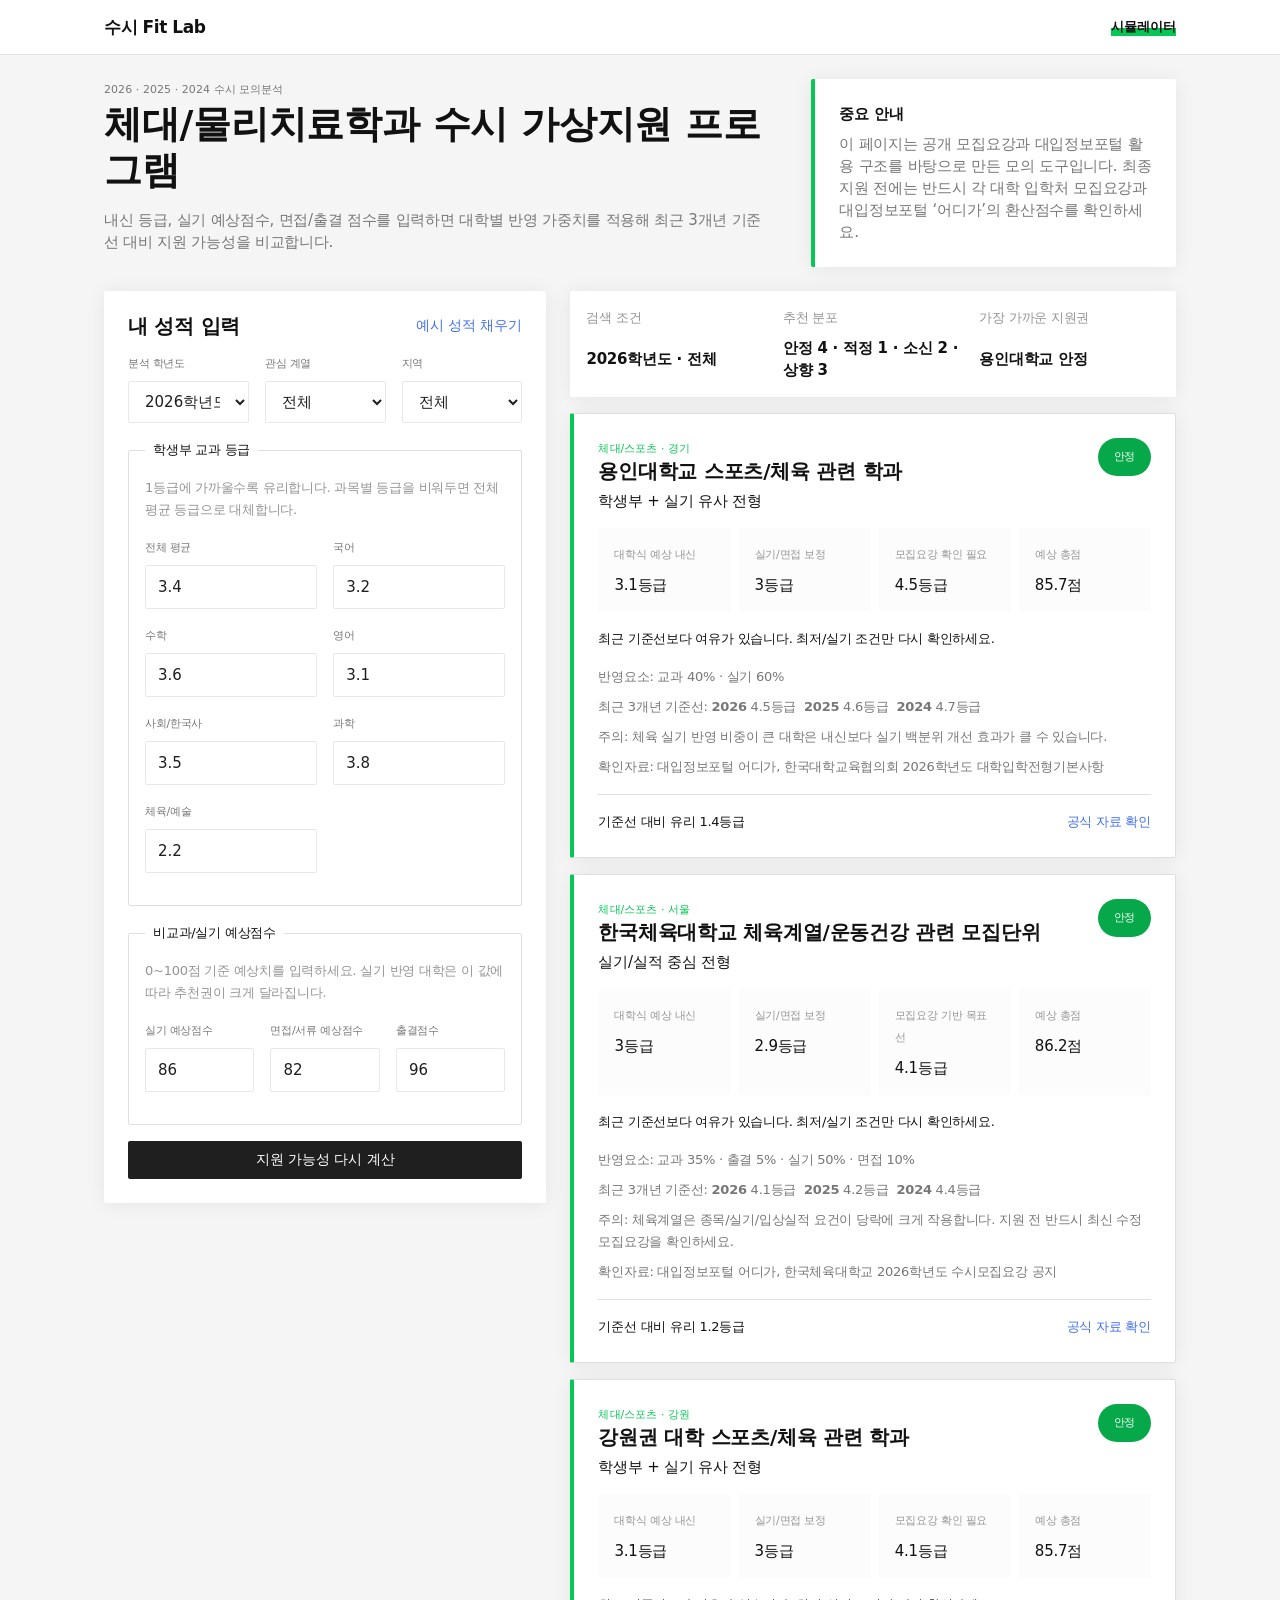
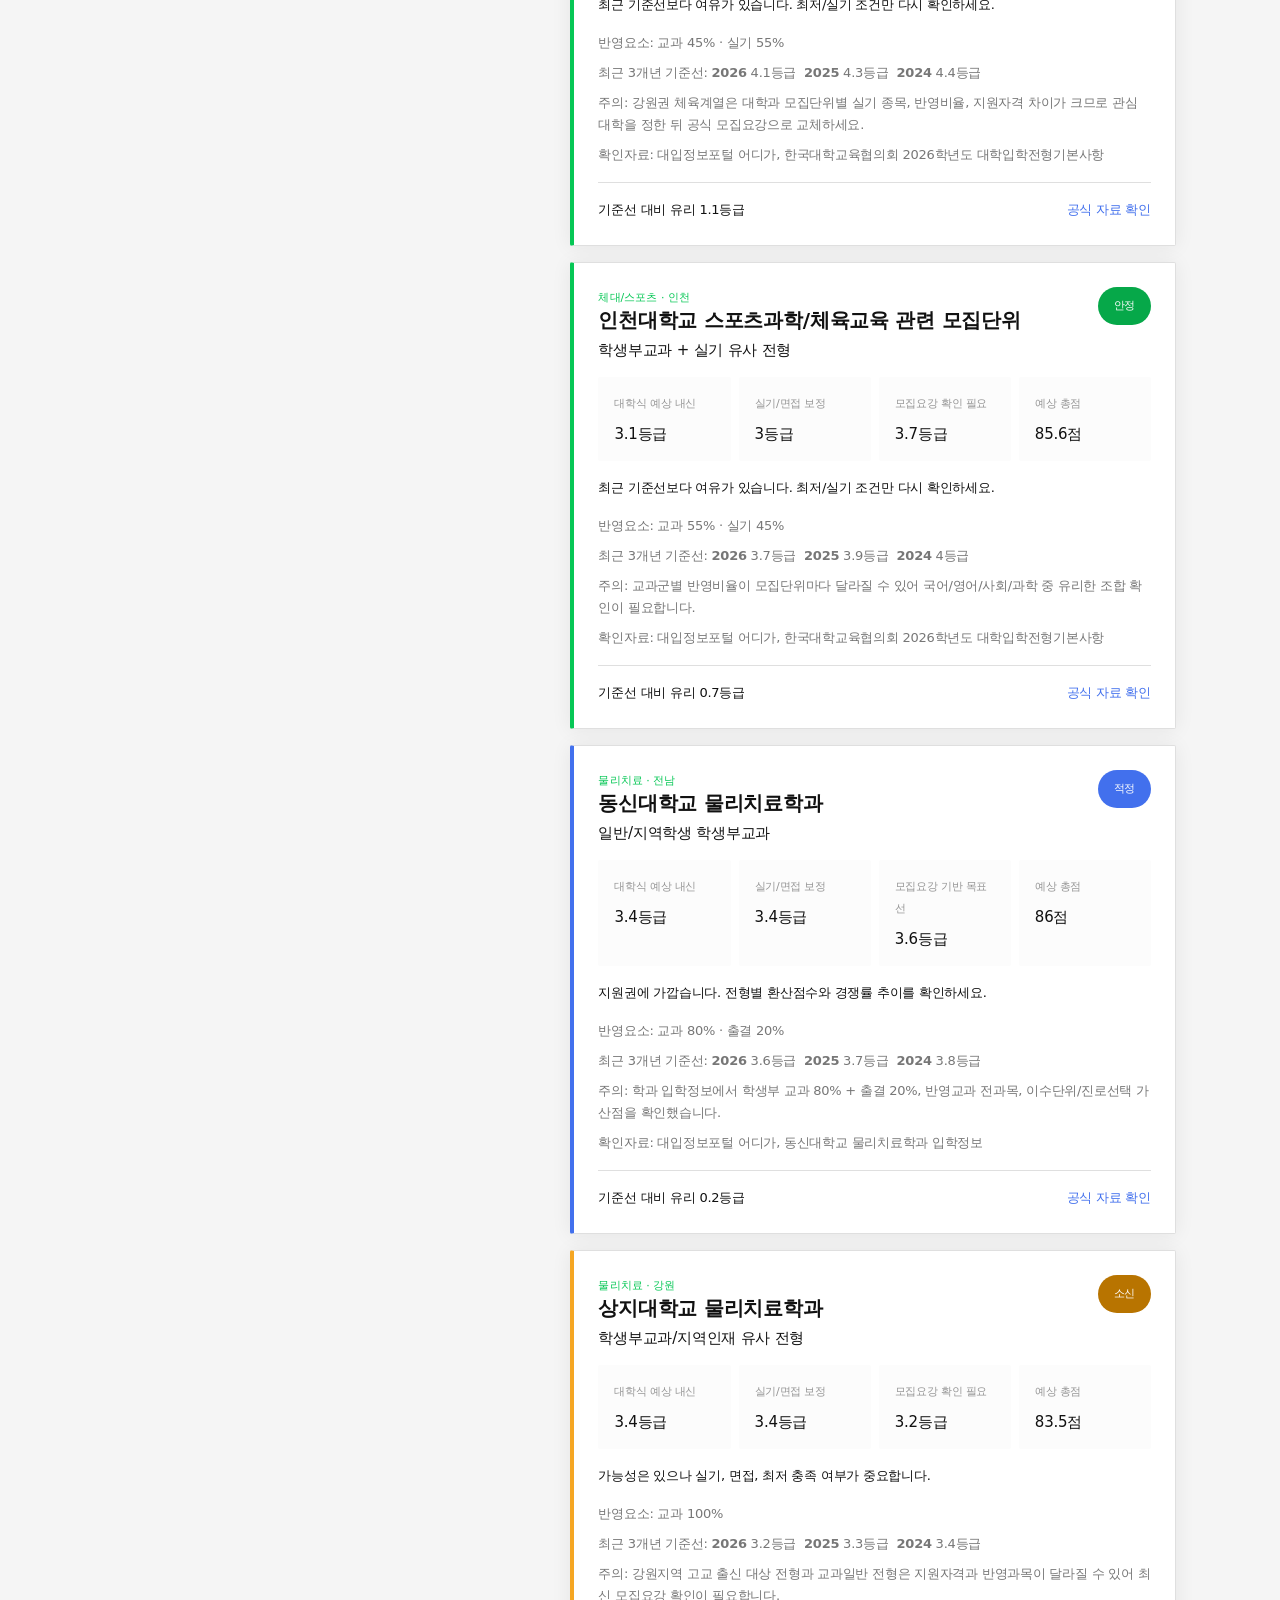
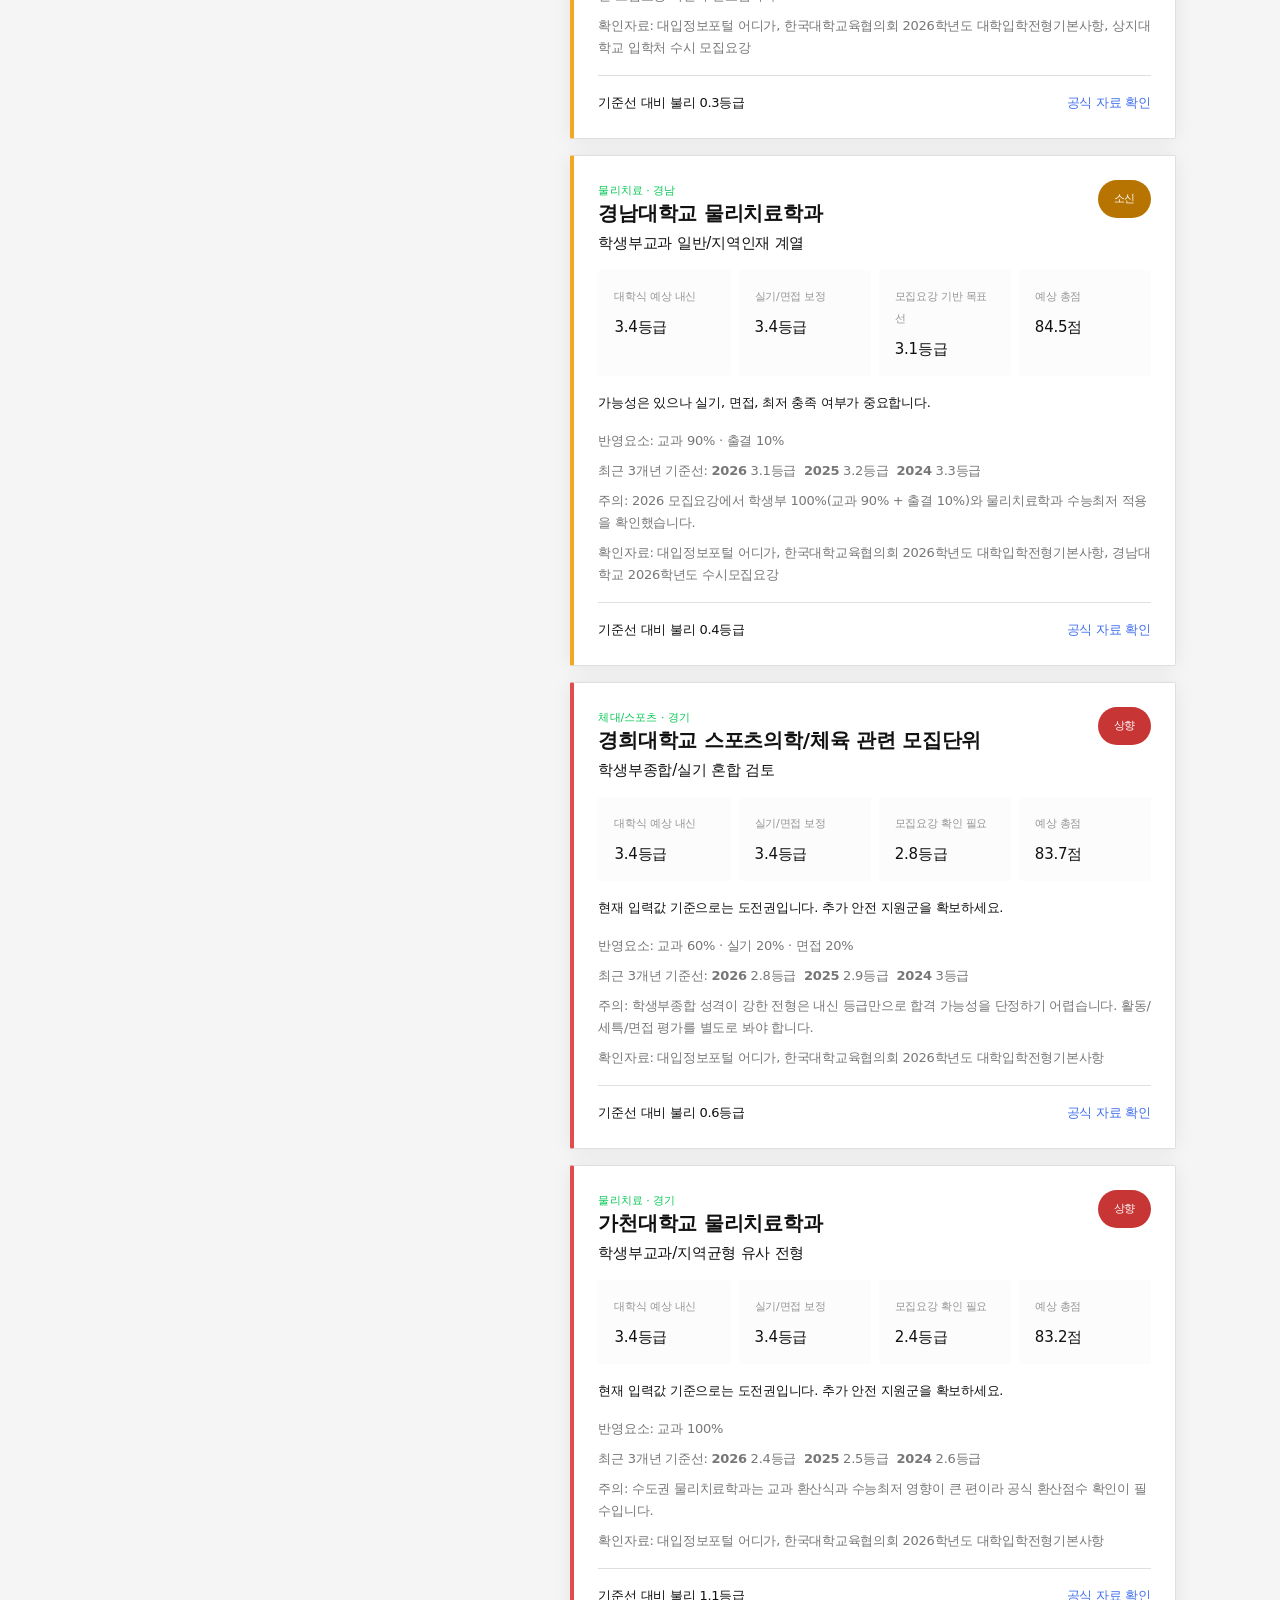
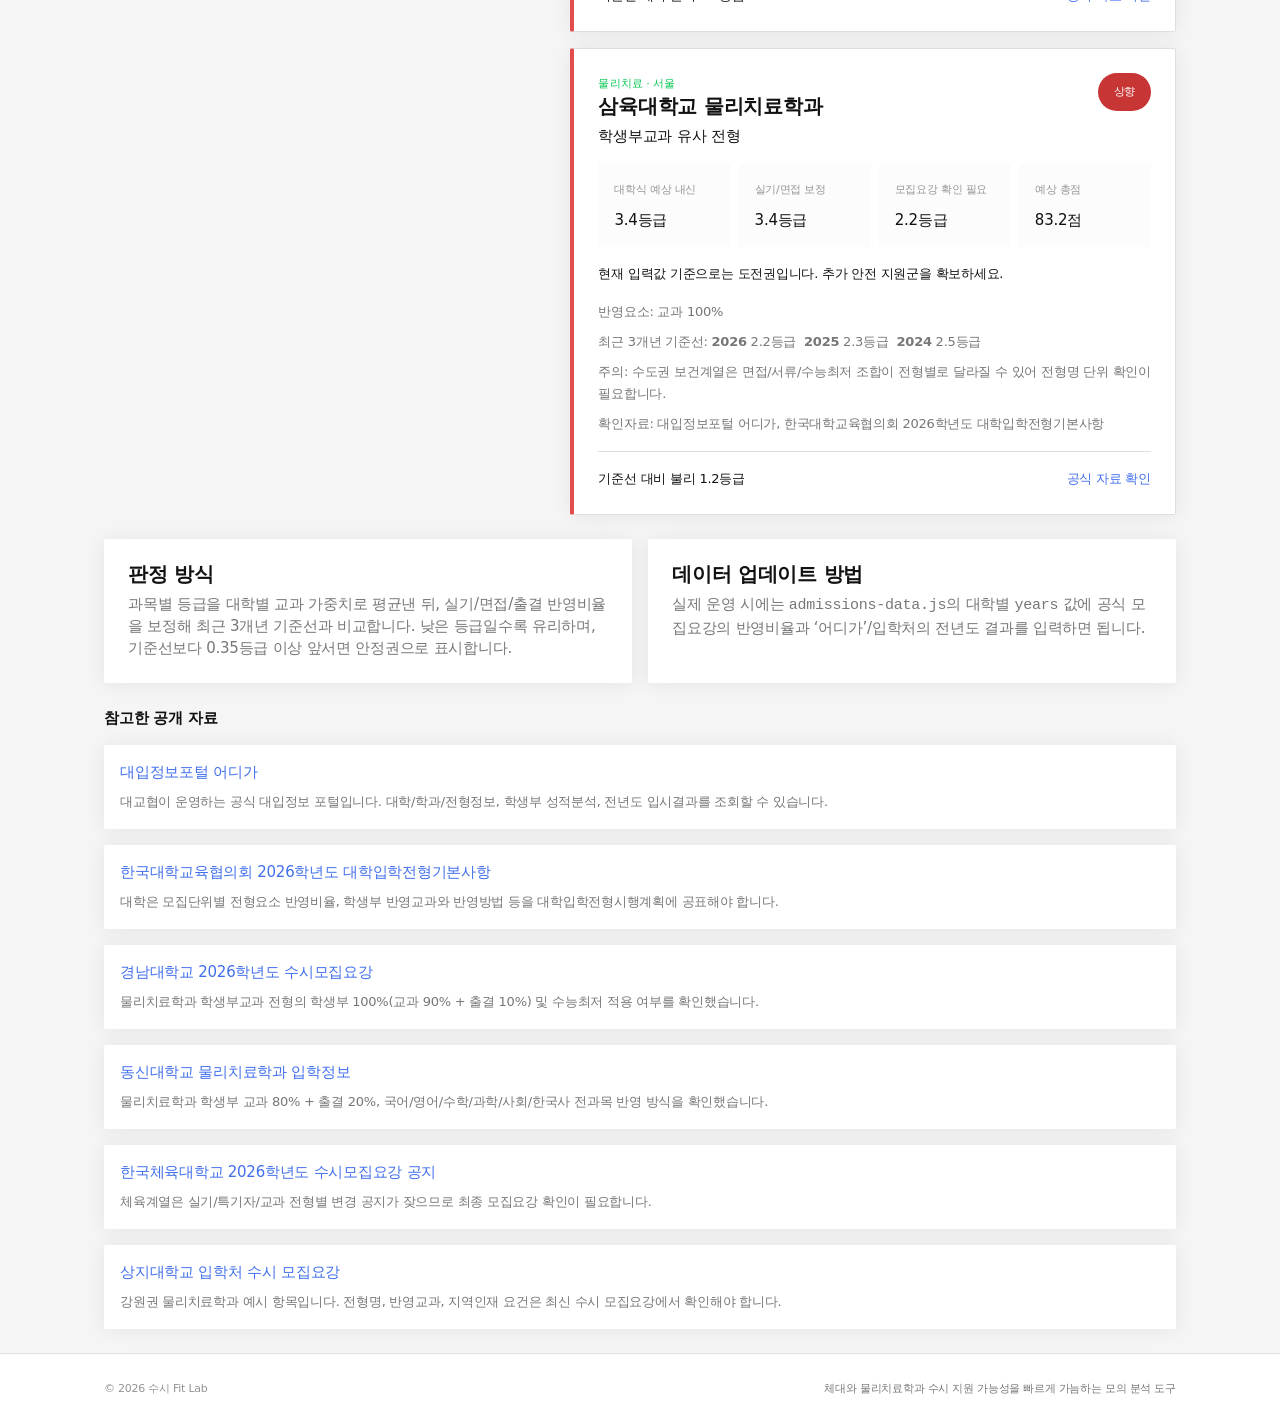
<file: minimal-blog/index.html>
<!DOCTYPE html>
<html lang="ko">
<head>
  <meta charset="UTF-8">
  <meta name="viewport" content="width=device-width, initial-scale=1.0">
  <meta
    name="description"
    content="체대와 물리치료학과 수시 지원 가능성을 최근 3개년 기준선으로 비교하는 모의 지원 프로그램."
  >
  <title>수시 Fit Lab — 가상지원 시뮬레이터</title>
  <link rel="stylesheet" href="style.css">
</head>
<body data-page="admissions">
  <div id="site-header"></div>
  <main>
    <div class="container">
      <section class="admission-hero" aria-labelledby="admission-title">
        <div>
          <p class="admission-kicker">2026 · 2025 · 2024 수시 모의분석</p>
          <h1 id="admission-title">체대/물리치료학과 수시 가상지원 프로그램</h1>
          <p>
            내신 등급, 실기 예상점수, 면접/출결 점수를 입력하면 대학별 반영 가중치를 적용해
            최근 3개년 기준선 대비 지원 가능성을 비교합니다.
          </p>
        </div>
        <aside class="admission-notice" aria-label="자료 이용 안내">
          <strong>중요 안내</strong>
          <p>
            이 페이지는 공개 모집요강과 대입정보포털 활용 구조를 바탕으로 만든 모의 도구입니다.
            최종 지원 전에는 반드시 각 대학 입학처 모집요강과 대입정보포털 ‘어디가’의 환산점수를 확인하세요.
          </p>
        </aside>
      </section>

      <section class="admission-layout" aria-label="성적 입력 및 추천 결과">
        <form class="admission-panel" id="admission-form">
          <div class="admission-panel__head">
            <h2>내 성적 입력</h2>
            <button class="admission-link-button" type="button" id="sample-student">
              예시 성적 채우기
            </button>
          </div>

          <div class="admission-field-grid admission-field-grid--three">
            <label>
              <span>분석 학년도</span>
              <select name="year">
                <option value="2026" selected>2026학년도</option>
                <option value="2025">2025학년도</option>
                <option value="2024">2024학년도</option>
              </select>
            </label>
            <label>
              <span>관심 계열</span>
              <select name="field">
                <option value="all">전체</option>
                <option value="physical_education">체대/스포츠</option>
                <option value="physical_therapy">물리치료</option>
              </select>
            </label>
            <label>
              <span>지역</span>
              <select name="region">
                <option value="all">전체</option>
                <option value="서울">서울</option>
                <option value="경기">경기</option>
                <option value="인천">인천</option>
                <option value="강원">강원</option>
                <option value="경남">경남</option>
                <option value="전남">전남</option>
              </select>
            </label>
          </div>

          <fieldset>
            <legend>학생부 교과 등급</legend>
            <p class="admission-help">
              1등급에 가까울수록 유리합니다. 과목별 등급을 비워두면 전체 평균 등급으로 대체합니다.
            </p>
            <div class="admission-field-grid">
              <label>
                <span>전체 평균</span>
                <input name="overall" type="number" min="1" max="9" step="0.01" value="3.4">
              </label>
              <label>
                <span>국어</span>
                <input name="korean" type="number" min="1" max="9" step="0.01" value="3.2">
              </label>
              <label>
                <span>수학</span>
                <input name="math" type="number" min="1" max="9" step="0.01" value="3.6">
              </label>
              <label>
                <span>영어</span>
                <input name="english" type="number" min="1" max="9" step="0.01" value="3.1">
              </label>
              <label>
                <span>사회/한국사</span>
                <input name="social" type="number" min="1" max="9" step="0.01" value="3.5">
              </label>
              <label>
                <span>과학</span>
                <input name="science" type="number" min="1" max="9" step="0.01" value="3.8">
              </label>
              <label>
                <span>체육/예술</span>
                <input name="pe" type="number" min="1" max="9" step="0.01" value="2.2">
              </label>
            </div>
          </fieldset>

          <fieldset>
            <legend>비교과/실기 예상점수</legend>
            <p class="admission-help">
              0~100점 기준 예상치를 입력하세요. 실기 반영 대학은 이 값에 따라 추천권이 크게 달라집니다.
            </p>
            <div class="admission-field-grid admission-field-grid--three">
              <label>
                <span>실기 예상점수</span>
                <input name="practicalScore" type="number" min="0" max="100" step="1" value="86">
              </label>
              <label>
                <span>면접/서류 예상점수</span>
                <input name="interviewScore" type="number" min="0" max="100" step="1" value="82">
              </label>
              <label>
                <span>출결점수</span>
                <input name="attendanceScore" type="number" min="0" max="100" step="1" value="96">
              </label>
            </div>
          </fieldset>

          <button class="admission-submit" type="submit">지원 가능성 다시 계산</button>
        </form>

        <div class="admission-results-wrap">
          <div class="admission-summary" id="admission-summary" aria-live="polite"></div>
          <div class="admission-results" id="admission-results"></div>
        </div>
      </section>

      <section class="admission-info-grid" aria-label="데이터와 해석 방법">
        <article>
          <h2>판정 방식</h2>
          <p>
            과목별 등급을 대학별 교과 가중치로 평균낸 뒤, 실기/면접/출결 반영비율을 보정해
            최근 3개년 기준선과 비교합니다. 낮은 등급일수록 유리하며, 기준선보다 0.35등급 이상
            앞서면 안정권으로 표시합니다.
          </p>
        </article>
        <article>
          <h2>데이터 업데이트 방법</h2>
          <p>
            실제 운영 시에는 <code>admissions-data.js</code>의 대학별 <code>years</code> 값에
            공식 모집요강의 반영비율과 ‘어디가’/입학처의 전년도 결과를 입력하면 됩니다.
          </p>
        </article>
      </section>

      <section class="admission-sources-section" aria-labelledby="source-title">
        <div class="section-head">
          <h2 class="section-head__title" id="source-title">참고한 공개 자료</h2>
        </div>
        <ul class="admission-sources" id="admission-sources"></ul>
      </section>
    </div>
  </main>
  <div id="site-footer"></div>
  <script src="main.js" type="module"></script>
  <script src="admissions.js" type="module"></script>
</body>
</html>
</file>
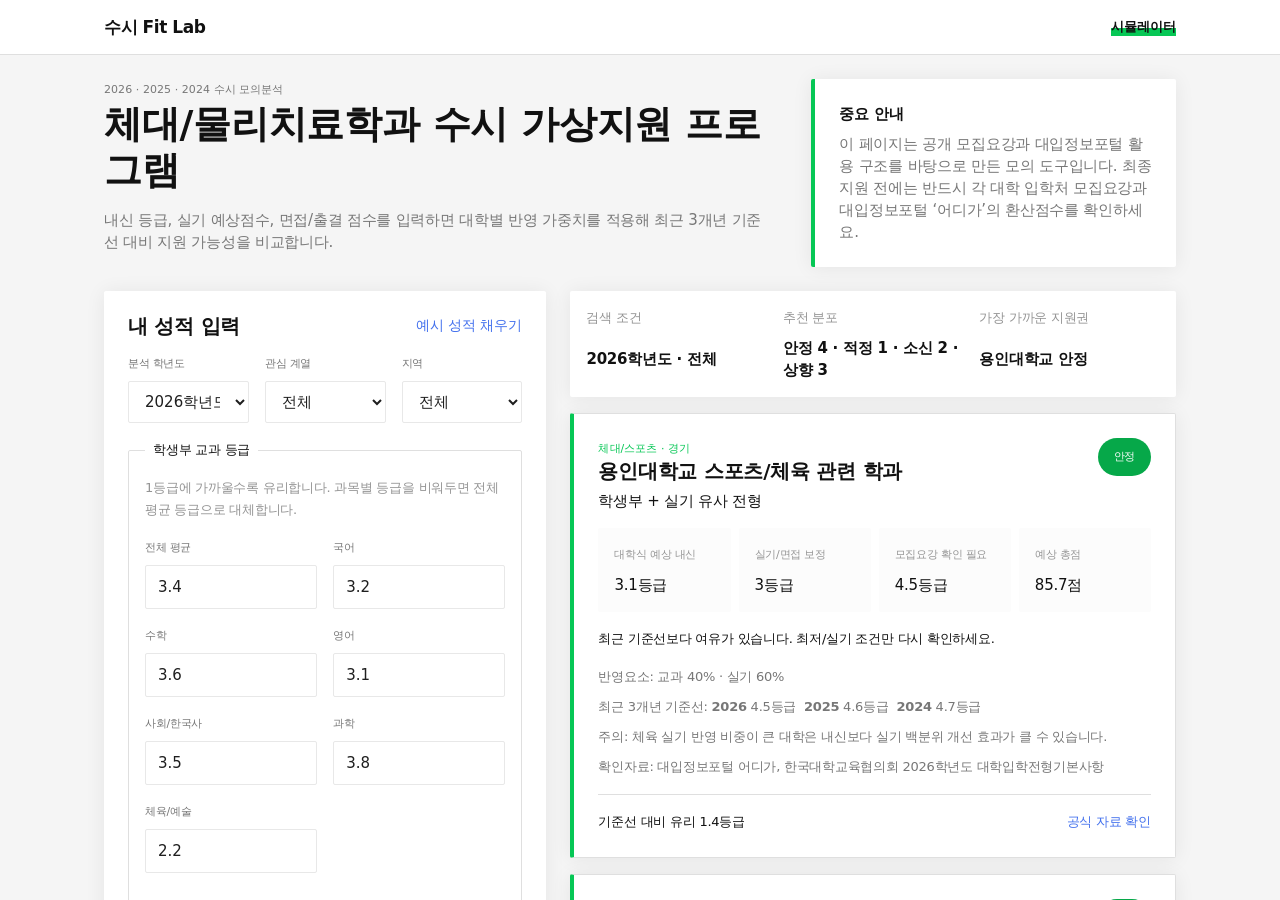
<file: minimal-blog/admissions.html>
<!DOCTYPE html>
<html lang="ko">
<head>
  <meta charset="UTF-8">
  <meta name="viewport" content="width=device-width, initial-scale=1.0">
  <meta http-equiv="refresh" content="0; url=index.html">
  <title>수시 Fit Lab으로 이동 중</title>
</head>
<body>
  <main>
    <p>
      수시 Fit Lab 메인 페이지로 이동 중입니다.
      이동하지 않으면 <a href="index.html">여기를 눌러주세요</a>.
    </p>
  </main>
</body>
</html>
</file>
<file: minimal-blog/style.css>
@import url("./tokens.css");

:root {
  --layout-max: 1120px;
  --layout-narrow: 720px;
  --layout-pad-x: var(--button-pad-x-lg);
  --layout-gap-xl: calc(var(--button-pad-x-lg) + var(--button-pad-x-lg));
  --layout-gap-lg: var(--button-pad-x-lg);
  --layout-gap-md: var(--form-field-gap);
  --layout-gap-sm: var(--laypopup-actions-gap);
  --layout-radius: var(--radius-popup);
}

*,
*::before,
*::after {
  box-sizing: border-box;
}

body {
  margin: 0;
  display: flex;
  flex-direction: column;
  min-height: 100vh;
  font-family: var(--type-text-m-regular-font-family);
  font-size: var(--type-text-m-regular-font-size);
  font-weight: var(--type-text-m-regular-font-weight);
  line-height: var(--type-text-m-regular-line-height);
  letter-spacing: var(--type-text-m-regular-letter-spacing);
  color: var(--color-text-primary);
  background: var(--color-bg-muted);
  -webkit-font-smoothing: antialiased;
}

a {
  color: var(--color-link-text);
  text-decoration: none;
}

a:hover {
  text-decoration: underline;
}

img {
  max-width: 100%;
  height: auto;
  display: block;
}

.container {
  width: 100%;
  max-width: var(--layout-max);
  margin: 0 auto;
  padding-left: var(--layout-pad-x);
  padding-right: var(--layout-pad-x);
}

.container--narrow {
  max-width: var(--layout-narrow);
}

.site-header {
  background: var(--color-bg-surface);
  border-bottom: 1px solid var(--color-border-default);
  position: sticky;
  top: 0;
  z-index: 10;
}

.site-header__inner {
  display: flex;
  align-items: center;
  justify-content: space-between;
  gap: var(--layout-gap-md);
  padding-top: var(--layout-gap-md);
  padding-bottom: var(--layout-gap-md);
}

.logo {
  font-family: var(--type-title-m-heavy-font-family);
  font-size: var(--type-title-m-heavy-font-size);
  font-weight: var(--type-title-m-heavy-font-weight);
  line-height: var(--type-title-m-heavy-line-height);
  letter-spacing: var(--type-title-m-heavy-letter-spacing);
  color: var(--color-text-primary);
  text-decoration: none;
}

.logo:hover {
  text-decoration: none;
}

.logo__mark {
  color: var(--color-primary);
}

.nav {
  display: flex;
  flex-wrap: wrap;
  gap: var(--layout-gap-lg);
}

.nav a {
  font-family: var(--type-text-s-bold-font-family);
  font-size: var(--type-text-s-bold-font-size);
  font-weight: var(--type-text-s-bold-font-weight);
  line-height: var(--type-text-s-bold-line-height);
  letter-spacing: var(--type-text-s-bold-letter-spacing);
  color: var(--color-text-secondary);
  text-transform: uppercase;
}

.nav a[aria-current="page"] {
  color: var(--color-text-primary);
  text-decoration: none;
  box-shadow: inset 0 calc(-1 * var(--layout-gap-sm)) 0 0 var(--color-primary);
}

main {
  padding-top: var(--layout-gap-lg);
  padding-bottom: var(--layout-gap-lg);
}

.site-footer {
  background: var(--color-bg-surface);
  border-top: 1px solid var(--color-border-default);
  padding-top: var(--layout-gap-lg);
  padding-bottom: var(--layout-gap-lg);
}

.site-footer__inner {
  display: flex;
  flex-wrap: wrap;
  justify-content: space-between;
  gap: var(--layout-gap-md);
  align-items: center;
}

.site-footer p {
  margin: 0;
  font-family: var(--type-text-xs-regular-font-family);
  font-size: var(--type-text-xs-regular-font-size);
  color: var(--color-text-tertiary);
}

.site-footer__tag {
  font-family: var(--type-text-xs-bold-font-family);
  font-size: var(--type-text-xs-bold-font-size);
  text-transform: uppercase;
  color: var(--color-text-secondary);
}

/* —— Shared section heading —— */
.section-head {
  display: flex;
  flex-wrap: wrap;
  align-items: baseline;
  justify-content: space-between;
  gap: var(--layout-gap-md);
  margin-bottom: var(--layout-gap-md);
}

.section-head__title {
  margin: 0;
  font-family: var(--type-title-s-bold-font-family);
  font-size: var(--type-title-s-bold-font-size);
  font-weight: var(--type-title-s-bold-font-weight);
  text-transform: uppercase;
  letter-spacing: var(--type-title-s-bold-letter-spacing);
}

.empty-state {
  padding: var(--layout-gap-lg);
  background: var(--color-bg-surface);
  border-radius: var(--layout-radius);
  color: var(--color-text-tertiary);
}

/* —— Admissions simulator —— */
.admission-hero {
  display: grid;
  grid-template-columns: minmax(0, 1.5fr) minmax(280px, 0.8fr);
  gap: var(--layout-gap-lg);
  align-items: stretch;
  margin-bottom: var(--layout-gap-lg);
}

.admission-hero h1 {
  margin: 0 0 var(--layout-gap-md);
  font-family: var(--type-title-xxl-heavy-font-family);
  font-size: var(--type-title-xxl-heavy-font-size);
  font-weight: var(--type-title-xxl-heavy-font-weight);
  line-height: var(--type-title-xxl-heavy-line-height);
}

.admission-hero p {
  margin: 0;
  color: var(--color-text-secondary);
  max-width: 44em;
}

.admission-kicker,
.admission-card__eyebrow {
  margin: 0 0 var(--layout-gap-sm);
  font-family: var(--type-text-xs-bold-font-family);
  font-size: var(--type-text-xs-bold-font-size);
  text-transform: uppercase;
  color: var(--color-primary);
  letter-spacing: var(--type-text-xs-bold-letter-spacing);
}

.admission-notice {
  padding: var(--layout-gap-lg);
  background: var(--color-bg-surface);
  border-radius: var(--layout-radius);
  box-shadow: var(--shadow-on-white-large);
  border-left: 4px solid var(--color-primary);
}

.admission-notice strong {
  display: block;
  margin-bottom: var(--layout-gap-sm);
  font-family: var(--type-title-s-bold-font-family);
  font-size: var(--type-title-s-bold-font-size);
}

.admission-layout {
  display: grid;
  grid-template-columns: minmax(320px, 0.95fr) minmax(0, 1.3fr);
  gap: var(--layout-gap-lg);
  align-items: start;
}

.admission-panel,
.admission-card,
.admission-summary,
.admission-info-grid article {
  background: var(--color-bg-surface);
  border-radius: var(--layout-radius);
  box-shadow: var(--shadow-on-white-large);
}

.admission-panel {
  padding: var(--layout-gap-lg);
  position: sticky;
  top: calc(var(--layout-gap-lg) + 70px);
}

.admission-panel__head {
  display: flex;
  gap: var(--layout-gap-md);
  align-items: center;
  justify-content: space-between;
  margin-bottom: var(--layout-gap-md);
}

.admission-panel h2,
.admission-info-grid h2 {
  margin: 0;
  font-family: var(--type-title-l-bold-font-family);
  font-size: var(--type-title-l-bold-font-size);
  font-weight: var(--type-title-l-bold-font-weight);
}

.admission-panel fieldset {
  margin: 0 0 var(--layout-gap-md);
  padding: var(--layout-gap-md);
  border: 1px solid var(--color-border-default);
  border-radius: var(--layout-radius);
}

.admission-panel legend {
  padding: 0 var(--layout-gap-sm);
  font-family: var(--type-text-s-bold-font-family);
  font-size: var(--type-text-s-bold-font-size);
  color: var(--color-text-primary);
}

.admission-help {
  margin: 0 0 var(--layout-gap-md);
  color: var(--color-text-tertiary);
  font-family: var(--type-text-s-regular-font-family);
  font-size: var(--type-text-s-regular-font-size);
}

.admission-field-grid {
  display: grid;
  grid-template-columns: repeat(2, minmax(0, 1fr));
  gap: var(--layout-gap-md);
  margin-bottom: var(--layout-gap-md);
}

.admission-field-grid--three {
  grid-template-columns: repeat(3, minmax(0, 1fr));
}

.admission-field-grid label {
  display: grid;
  gap: var(--form-label-margin-bottom);
}

.admission-field-grid span {
  font-family: var(--type-text-xs-bold-font-family);
  font-size: var(--type-text-xs-bold-font-size);
  color: var(--color-text-secondary);
}

.admission-field-grid input,
.admission-field-grid select {
  width: 100%;
  border: 1px solid var(--input-border-color);
  border-radius: var(--layout-radius);
  padding: var(--input-padding-y) var(--input-padding-x);
  font: inherit;
  color: var(--input-text-color);
  background: var(--color-bg-surface);
}

.admission-field-grid input:focus,
.admission-field-grid select:focus {
  outline: 2px solid transparent;
  border-color: var(--input-border-color-focus);
  box-shadow: 0 0 0 3px #4270ed24;
}

.admission-submit,
.admission-link-button {
  border: 0;
  border-radius: var(--layout-radius);
  font-family: var(--type-button-14-medium-font-family);
  font-size: var(--type-button-14-medium-font-size);
  font-weight: var(--type-button-14-medium-font-weight);
  cursor: pointer;
}

.admission-submit {
  width: 100%;
  padding: var(--button-pad-y-lg) var(--button-pad-x-lg);
  background: var(--color-button-inverse-bg);
  color: var(--color-button-inverse-text);
}

.admission-submit--link {
  display: inline-flex;
  width: auto;
  text-decoration: none;
}

.admission-submit:hover,
.admission-submit--link:hover {
  text-decoration: none;
  filter: brightness(1.08);
}

.admission-link-button {
  padding: 0;
  background: transparent;
  color: var(--color-link-text);
}

.admission-results-wrap {
  display: grid;
  gap: var(--layout-gap-md);
}

.admission-summary {
  display: grid;
  grid-template-columns: repeat(3, minmax(0, 1fr));
  gap: var(--layout-gap-md);
  padding: var(--layout-gap-md);
}

.admission-summary__item {
  display: grid;
  gap: var(--layout-gap-sm);
}

.admission-summary__item span,
.admission-card__detail,
.admission-card__message,
.admission-card__foot {
  font-family: var(--type-text-s-regular-font-family);
  font-size: var(--type-text-s-regular-font-size);
}

.admission-summary__item span {
  color: var(--color-text-tertiary);
}

.admission-summary__item strong {
  font-family: var(--type-title-s-bold-font-family);
  font-size: var(--type-title-s-bold-font-size);
}

.admission-results {
  display: grid;
  gap: var(--layout-gap-md);
}

.admission-card {
  padding: var(--layout-gap-lg);
  border: 1px solid var(--color-border-default);
}

.admission-card--safe {
  border-left: 4px solid #06c755;
}

.admission-card--match {
  border-left: 4px solid #4270ed;
}

.admission-card--reach {
  border-left: 4px solid #f5a623;
}

.admission-card--high-reach {
  border-left: 4px solid #e14d4d;
}

.admission-card__head {
  display: flex;
  gap: var(--layout-gap-md);
  align-items: flex-start;
  justify-content: space-between;
  margin-bottom: var(--layout-gap-md);
}

.admission-card h3 {
  margin: 0 0 var(--layout-gap-sm);
  font-family: var(--type-title-l-bold-font-family);
  font-size: var(--type-title-l-bold-font-size);
}

.admission-card p {
  margin: 0;
}

.admission-badge {
  flex: 0 0 auto;
  padding: var(--layout-gap-sm) var(--layout-gap-md);
  border-radius: 999px;
  font-family: var(--type-text-xs-bold-font-family);
  font-size: var(--type-text-xs-bold-font-size);
  color: var(--color-text-on-primary);
}

.admission-badge--safe {
  background: #06a849;
}

.admission-badge--match {
  background: #4270ed;
}

.admission-badge--reach {
  background: #b87400;
}

.admission-badge--high-reach {
  background: #c73535;
}

.admission-metrics {
  display: grid;
  grid-template-columns: repeat(4, minmax(0, 1fr));
  gap: var(--layout-gap-sm);
  margin: 0 0 var(--layout-gap-md);
}

.admission-metrics div {
  padding: var(--layout-gap-md);
  background: var(--color-bg-subtle);
  border-radius: var(--layout-radius);
}

.admission-metrics dt {
  margin-bottom: var(--layout-gap-sm);
  font-family: var(--type-text-xs-regular-font-family);
  font-size: var(--type-text-xs-regular-font-size);
  color: var(--color-text-tertiary);
}

.admission-metrics dd {
  margin: 0;
  font-family: var(--type-title-s-bold-font-family);
  font-size: var(--type-title-s-bold-font-size);
}

.admission-card__message {
  margin-bottom: var(--layout-gap-md) !important;
  color: var(--color-text-primary);
}

.admission-card__detail {
  margin-top: var(--layout-gap-sm) !important;
  color: var(--color-text-secondary);
}

.admission-card__detail span {
  display: inline-block;
  margin-right: var(--layout-gap-sm);
}

.admission-card__foot {
  display: flex;
  flex-wrap: wrap;
  justify-content: space-between;
  gap: var(--layout-gap-sm);
  margin-top: var(--layout-gap-md);
  padding-top: var(--layout-gap-md);
  border-top: 1px solid var(--color-border-default);
}

.admission-info-grid {
  display: grid;
  grid-template-columns: repeat(2, minmax(0, 1fr));
  gap: var(--layout-gap-md);
  margin-top: var(--layout-gap-lg);
}

.admission-info-grid article {
  padding: var(--layout-gap-lg);
}

.admission-info-grid p {
  margin: var(--layout-gap-sm) 0 0;
  color: var(--color-text-secondary);
}

.admission-sources-section {
  margin-top: var(--layout-gap-lg);
}

.admission-sources {
  display: grid;
  gap: var(--layout-gap-md);
  margin: 0;
  padding: 0;
  list-style: none;
}

.admission-sources li {
  display: grid;
  gap: var(--layout-gap-sm);
  padding: var(--layout-gap-md);
  background: var(--color-bg-surface);
  border-radius: var(--layout-radius);
  box-shadow: var(--shadow-on-white-large);
}

.admission-sources span {
  color: var(--color-text-secondary);
  font-family: var(--type-text-s-regular-font-family);
  font-size: var(--type-text-s-regular-font-size);
}

@media (max-width: 980px) {
  .admission-hero,
  .admission-layout,
  .admission-info-grid {
    grid-template-columns: 1fr;
  }

  .admission-panel {
    position: static;
  }
}

@media (max-width: 720px) {
  .admission-field-grid,
  .admission-field-grid--three,
  .admission-summary,
  .admission-metrics {
    grid-template-columns: 1fr;
  }

  .admission-card__head {
    flex-direction: column;
  }
}
</file>
